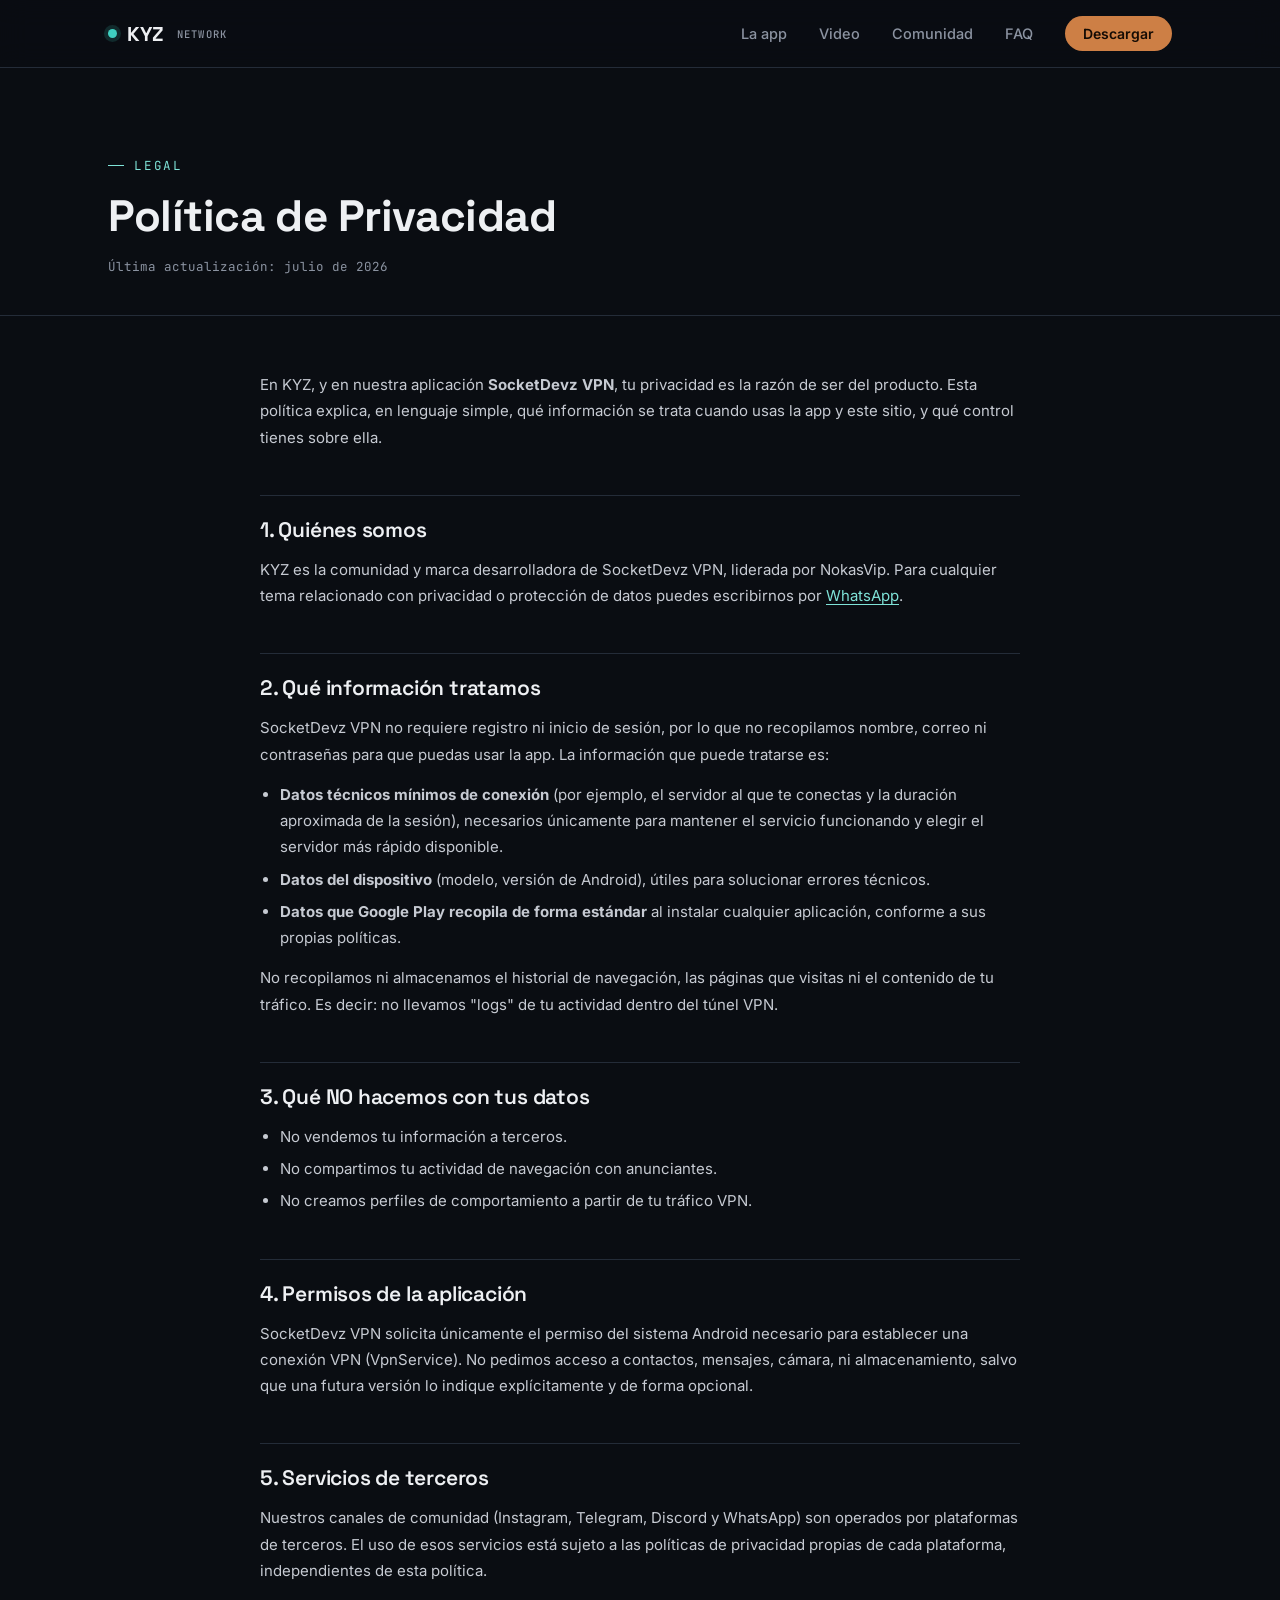
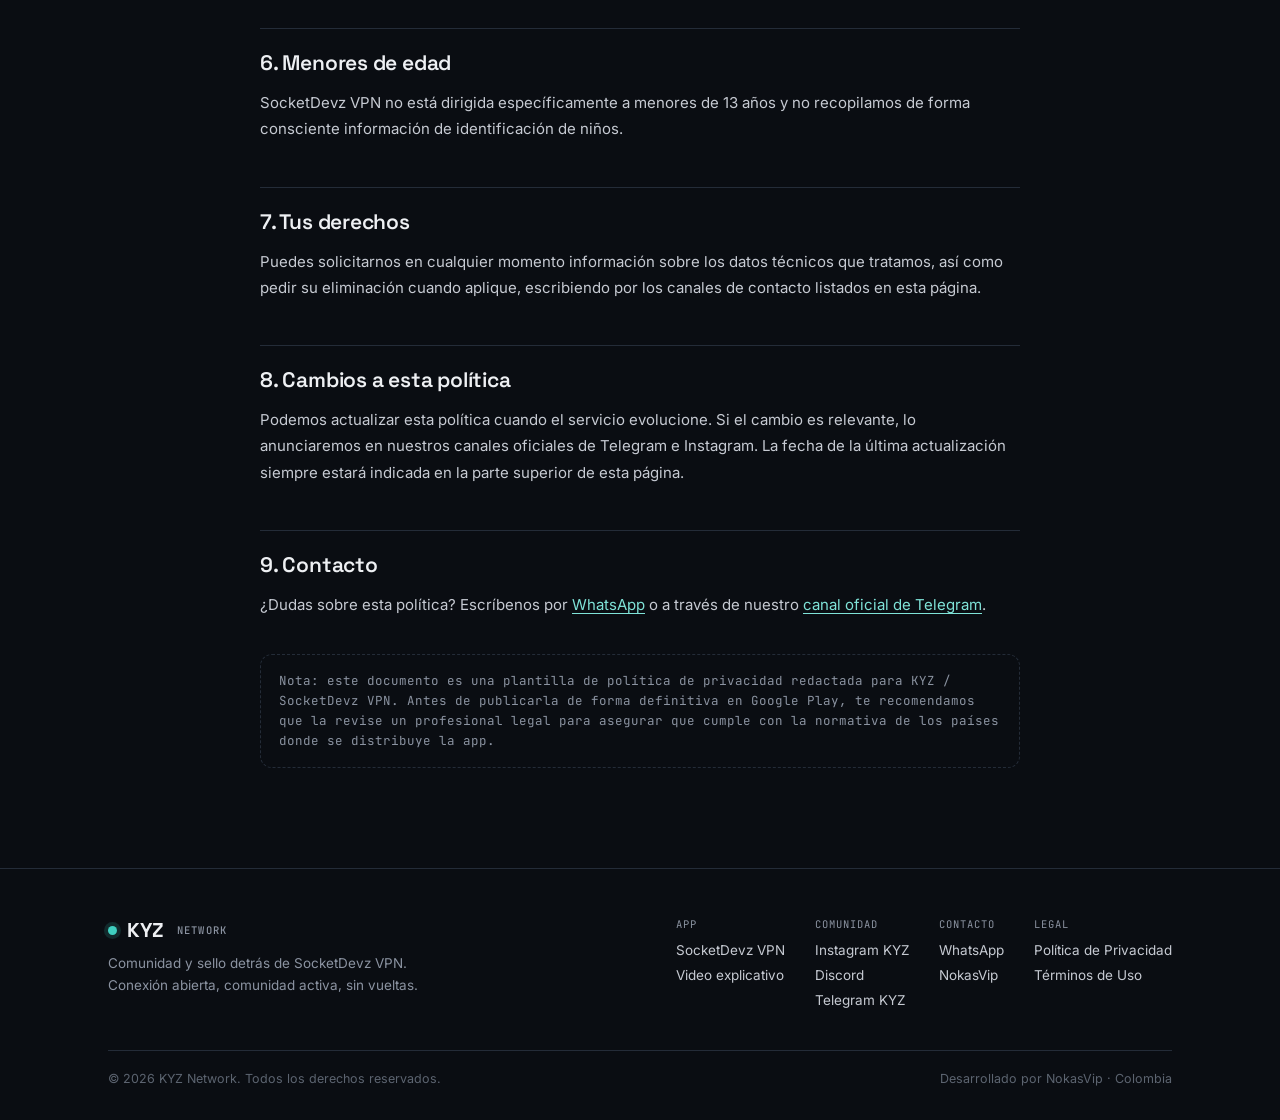
<file: privacidad.html>
<!DOCTYPE html>
<html lang="es">
<head>
<meta charset="UTF-8">
<meta name="viewport" content="width=device-width, initial-scale=1.0">
<title>Política de Privacidad — KYZ</title>
<meta name="description" content="Política de privacidad de KYZ y SocketDevz VPN: qué datos tratamos, cómo los usamos y tus derechos.">
<link rel="icon" href="https://play-lh.googleusercontent.com/HgV73Gt79AcwJg-j3EZUh3i4ntJRqzrn6laR-VOCdUyyvCtZa-b-gWoMpZCBPGGfjjlmGzwluLI55h9o-TZRcw=w60-h60">
<link rel="preconnect" href="https://fonts.googleapis.com">
<link rel="preconnect" href="https://fonts.gstatic.com" crossorigin>
<link href="https://fonts.googleapis.com/css2?family=Space+Grotesk:wght@500;600;700&family=JetBrains+Mono:wght@400;500;600&family=Inter:wght@400;500;600;700&display=swap" rel="stylesheet">
<link rel="stylesheet" href="style.css">
</head>
<body>

<header>
  <nav>
    <a href="index.html" class="brand"><span class="dot"></span>KYZ<span class="sub">NETWORK</span></a>
    <button class="nav-toggle" id="navToggle" aria-label="Abrir menú">☰</button>
    <div class="nav-links" id="navLinks">
      <a href="index.html#app">La app</a>
      <a href="index.html#video">Video</a>
      <a href="index.html#comunidad">Comunidad</a>
      <a href="index.html#faq">FAQ</a>
      <a class="nav-cta" href="https://play.google.com/store/apps/details?id=com.socketdevz.dev&pcampaignid=web_share" target="_blank" rel="noopener">Descargar</a>
    </div>
  </nav>
</header>

<main>
  <section class="legal-hero">
    <div class="wrap">
      <span class="eyebrow">Legal</span>
      <h1 style="font-size:clamp(30px,4.4vw,44px);font-weight:700;margin-top:14px;">Política de Privacidad</h1>
      <div class="updated">Última actualización: julio de 2026</div>
    </div>
  </section>

  <section class="legal-body">
    <p>En KYZ, y en nuestra aplicación <strong>SocketDevz VPN</strong>, tu privacidad es la razón de ser del producto. Esta política explica, en lenguaje simple, qué información se trata cuando usas la app y este sitio, y qué control tienes sobre ella.</p>

    <h2>1. Quiénes somos</h2>
    <p>KYZ es la comunidad y marca desarrolladora de SocketDevz VPN, liderada por NokasVip. Para cualquier tema relacionado con privacidad o protección de datos puedes escribirnos por <a href="https://wa.me/573505715452" target="_blank" rel="noopener">WhatsApp</a>.</p>

    <h2>2. Qué información tratamos</h2>
    <p>SocketDevz VPN no requiere registro ni inicio de sesión, por lo que no recopilamos nombre, correo ni contraseñas para que puedas usar la app. La información que puede tratarse es:</p>
    <ul>
      <li><strong>Datos técnicos mínimos de conexión</strong> (por ejemplo, el servidor al que te conectas y la duración aproximada de la sesión), necesarios únicamente para mantener el servicio funcionando y elegir el servidor más rápido disponible.</li>
      <li><strong>Datos del dispositivo</strong> (modelo, versión de Android), útiles para solucionar errores técnicos.</li>
      <li><strong>Datos que Google Play recopila de forma estándar</strong> al instalar cualquier aplicación, conforme a sus propias políticas.</li>
    </ul>
    <p>No recopilamos ni almacenamos el historial de navegación, las páginas que visitas ni el contenido de tu tráfico. Es decir: no llevamos "logs" de tu actividad dentro del túnel VPN.</p>

    <h2>3. Qué NO hacemos con tus datos</h2>
    <ul>
      <li>No vendemos tu información a terceros.</li>
      <li>No compartimos tu actividad de navegación con anunciantes.</li>
      <li>No creamos perfiles de comportamiento a partir de tu tráfico VPN.</li>
    </ul>

    <h2>4. Permisos de la aplicación</h2>
    <p>SocketDevz VPN solicita únicamente el permiso del sistema Android necesario para establecer una conexión VPN (VpnService). No pedimos acceso a contactos, mensajes, cámara, ni almacenamiento, salvo que una futura versión lo indique explícitamente y de forma opcional.</p>

    <h2>5. Servicios de terceros</h2>
    <p>Nuestros canales de comunidad (Instagram, Telegram, Discord y WhatsApp) son operados por plataformas de terceros. El uso de esos servicios está sujeto a las políticas de privacidad propias de cada plataforma, independientes de esta política.</p>

    <h2>6. Menores de edad</h2>
    <p>SocketDevz VPN no está dirigida específicamente a menores de 13 años y no recopilamos de forma consciente información de identificación de niños.</p>

    <h2>7. Tus derechos</h2>
    <p>Puedes solicitarnos en cualquier momento información sobre los datos técnicos que tratamos, así como pedir su eliminación cuando aplique, escribiendo por los canales de contacto listados en esta página.</p>

    <h2>8. Cambios a esta política</h2>
    <p>Podemos actualizar esta política cuando el servicio evolucione. Si el cambio es relevante, lo anunciaremos en nuestros canales oficiales de Telegram e Instagram. La fecha de la última actualización siempre estará indicada en la parte superior de esta página.</p>

    <h2>9. Contacto</h2>
    <p>¿Dudas sobre esta política? Escríbenos por <a href="https://wa.me/573505715452" target="_blank" rel="noopener">WhatsApp</a> o a través de nuestro <a href="https://t.me/KYZ_CANAL" target="_blank" rel="noopener">canal oficial de Telegram</a>.</p>

    <div class="legal-note">
      Nota: este documento es una plantilla de política de privacidad redactada para KYZ / SocketDevz VPN. Antes de publicarla de forma definitiva en Google Play, te recomendamos que la revise un profesional legal para asegurar que cumple con la normativa de los países donde se distribuye la app.
    </div>
  </section>
</main>

<footer>
  <div class="wrap">
    <div class="foot-row">
      <div class="foot-brand">
        <a href="index.html" class="brand"><span class="dot"></span>KYZ<span class="sub">NETWORK</span></a>
        <p>Comunidad y sello detrás de SocketDevz VPN. Conexión abierta, comunidad activa, sin vueltas.</p>
      </div>
      <div class="foot-links">
        <div>
          <span class="h">App</span>
          <a href="https://play.google.com/store/apps/details?id=com.socketdevz.dev&pcampaignid=web_share" target="_blank" rel="noopener">SocketDevz VPN</a>
          <a href="index.html#video">Video explicativo</a>
        </div>
        <div>
          <span class="h">Comunidad</span>
          <a href="https://www.instagram.com/netfiles_kyz" target="_blank" rel="noopener">Instagram KYZ</a>
          <a href="https://discord.gg/exyddnV3CE" target="_blank" rel="noopener">Discord</a>
          <a href="https://t.me/KYZ_CANAL" target="_blank" rel="noopener">Telegram KYZ</a>
        </div>
        <div>
          <span class="h">Contacto</span>
          <a href="https://wa.me/573505715452" target="_blank" rel="noopener">WhatsApp</a>
          <a href="https://www.instagram.com/ema_nokas" target="_blank" rel="noopener">NokasVip</a>
        </div>
        <div>
          <span class="h">Legal</span>
          <a href="privacidad.html">Política de Privacidad</a>
          <a href="terminos.html">Términos de Uso</a>
        </div>
      </div>
    </div>
    <div class="foot-bottom">
      <span>© 2026 KYZ Network. Todos los derechos reservados.</span>
      <span>Desarrollado por NokasVip · Colombia</span>
    </div>
  </div>
</footer>

<script src="main.js"></script>
</body>
</html>
</file>
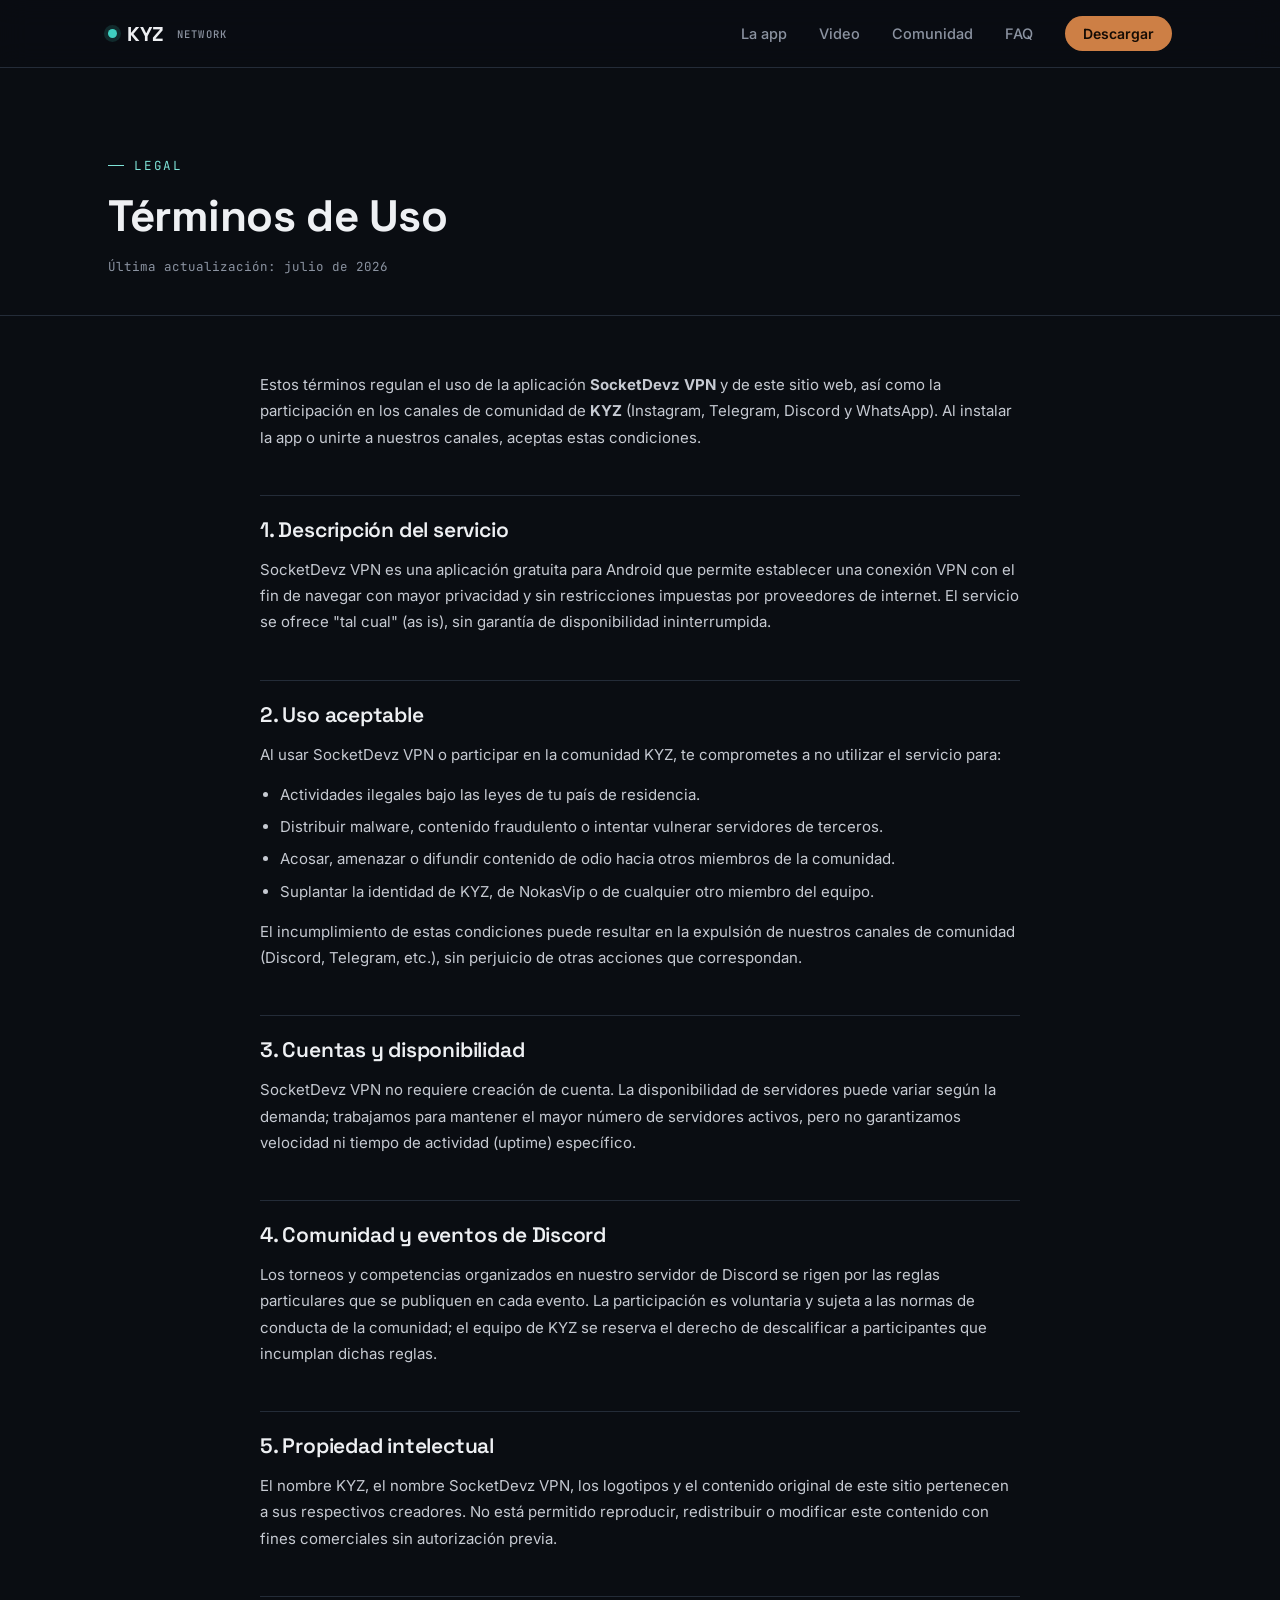
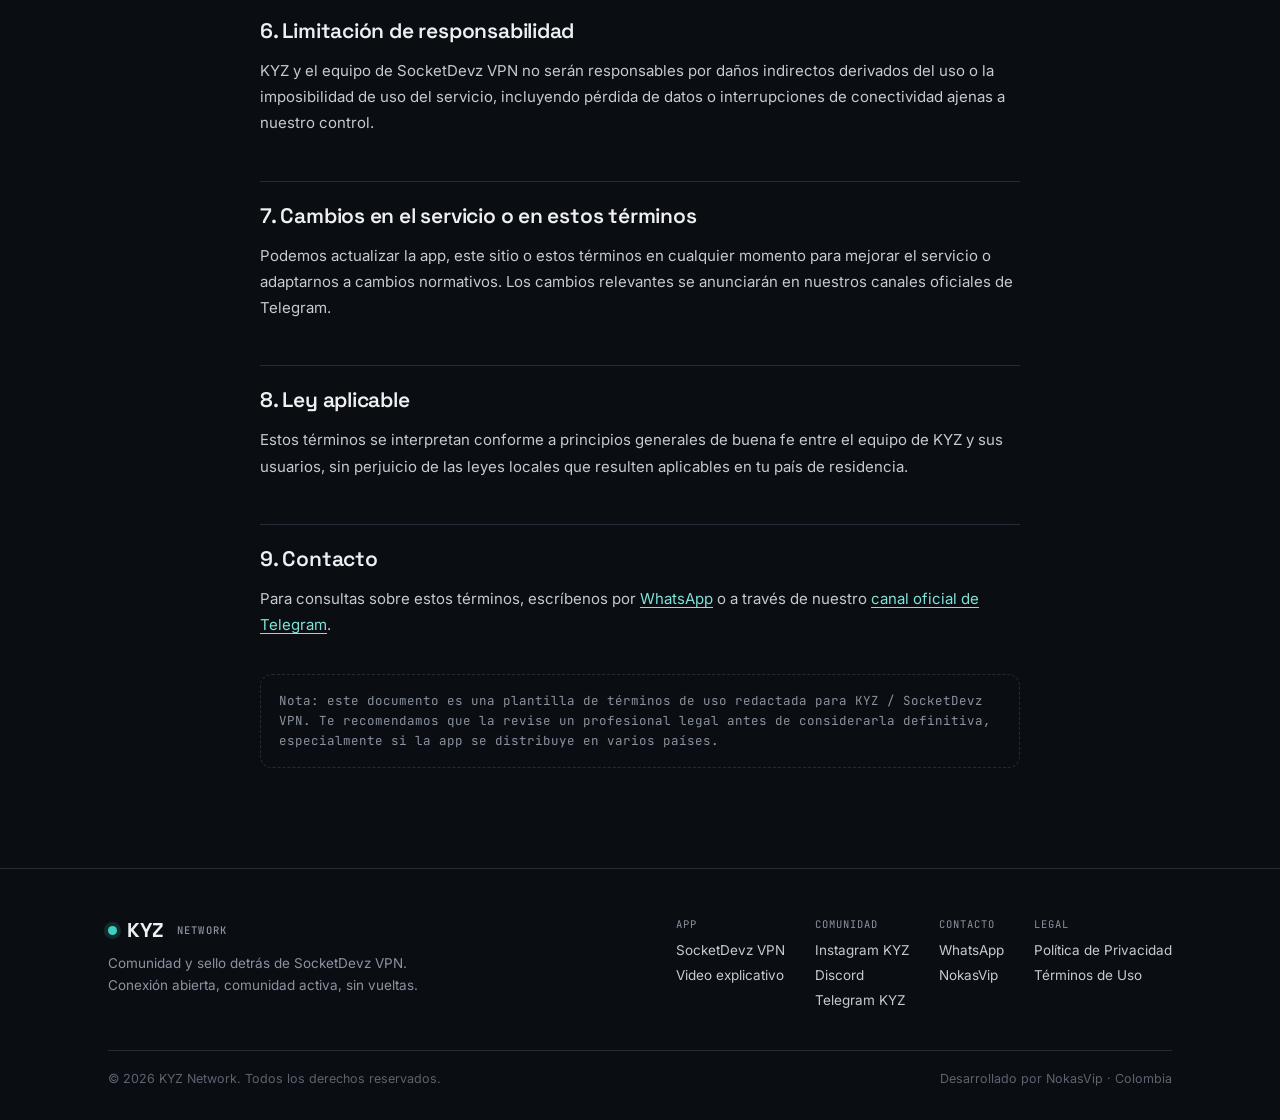
<file: terminos.html>
<!DOCTYPE html>
<html lang="es">
<head>
<meta charset="UTF-8">
<meta name="viewport" content="width=device-width, initial-scale=1.0">
<title>Términos de Uso — KYZ</title>
<meta name="description" content="Términos de uso de KYZ y SocketDevz VPN: condiciones para usar la app y participar en la comunidad.">
<link rel="icon" href="https://play-lh.googleusercontent.com/HgV73Gt79AcwJg-j3EZUh3i4ntJRqzrn6laR-VOCdUyyvCtZa-b-gWoMpZCBPGGfjjlmGzwluLI55h9o-TZRcw=w60-h60">
<link rel="preconnect" href="https://fonts.googleapis.com">
<link rel="preconnect" href="https://fonts.gstatic.com" crossorigin>
<link href="https://fonts.googleapis.com/css2?family=Space+Grotesk:wght@500;600;700&family=JetBrains+Mono:wght@400;500;600&family=Inter:wght@400;500;600;700&display=swap" rel="stylesheet">
<link rel="stylesheet" href="style.css">
</head>
<body>

<header>
  <nav>
    <a href="index.html" class="brand"><span class="dot"></span>KYZ<span class="sub">NETWORK</span></a>
    <button class="nav-toggle" id="navToggle" aria-label="Abrir menú">☰</button>
    <div class="nav-links" id="navLinks">
      <a href="index.html#app">La app</a>
      <a href="index.html#video">Video</a>
      <a href="index.html#comunidad">Comunidad</a>
      <a href="index.html#faq">FAQ</a>
      <a class="nav-cta" href="https://play.google.com/store/apps/details?id=com.socketdevz.dev&pcampaignid=web_share" target="_blank" rel="noopener">Descargar</a>
    </div>
  </nav>
</header>

<main>
  <section class="legal-hero">
    <div class="wrap">
      <span class="eyebrow">Legal</span>
      <h1 style="font-size:clamp(30px,4.4vw,44px);font-weight:700;margin-top:14px;">Términos de Uso</h1>
      <div class="updated">Última actualización: julio de 2026</div>
    </div>
  </section>

  <section class="legal-body">
    <p>Estos términos regulan el uso de la aplicación <strong>SocketDevz VPN</strong> y de este sitio web, así como la participación en los canales de comunidad de <strong>KYZ</strong> (Instagram, Telegram, Discord y WhatsApp). Al instalar la app o unirte a nuestros canales, aceptas estas condiciones.</p>

    <h2>1. Descripción del servicio</h2>
    <p>SocketDevz VPN es una aplicación gratuita para Android que permite establecer una conexión VPN con el fin de navegar con mayor privacidad y sin restricciones impuestas por proveedores de internet. El servicio se ofrece "tal cual" (as is), sin garantía de disponibilidad ininterrumpida.</p>

    <h2>2. Uso aceptable</h2>
    <p>Al usar SocketDevz VPN o participar en la comunidad KYZ, te comprometes a no utilizar el servicio para:</p>
    <ul>
      <li>Actividades ilegales bajo las leyes de tu país de residencia.</li>
      <li>Distribuir malware, contenido fraudulento o intentar vulnerar servidores de terceros.</li>
      <li>Acosar, amenazar o difundir contenido de odio hacia otros miembros de la comunidad.</li>
      <li>Suplantar la identidad de KYZ, de NokasVip o de cualquier otro miembro del equipo.</li>
    </ul>
    <p>El incumplimiento de estas condiciones puede resultar en la expulsión de nuestros canales de comunidad (Discord, Telegram, etc.), sin perjuicio de otras acciones que correspondan.</p>

    <h2>3. Cuentas y disponibilidad</h2>
    <p>SocketDevz VPN no requiere creación de cuenta. La disponibilidad de servidores puede variar según la demanda; trabajamos para mantener el mayor número de servidores activos, pero no garantizamos velocidad ni tiempo de actividad (uptime) específico.</p>

    <h2>4. Comunidad y eventos de Discord</h2>
    <p>Los torneos y competencias organizados en nuestro servidor de Discord se rigen por las reglas particulares que se publiquen en cada evento. La participación es voluntaria y sujeta a las normas de conducta de la comunidad; el equipo de KYZ se reserva el derecho de descalificar a participantes que incumplan dichas reglas.</p>

    <h2>5. Propiedad intelectual</h2>
    <p>El nombre KYZ, el nombre SocketDevz VPN, los logotipos y el contenido original de este sitio pertenecen a sus respectivos creadores. No está permitido reproducir, redistribuir o modificar este contenido con fines comerciales sin autorización previa.</p>

    <h2>6. Limitación de responsabilidad</h2>
    <p>KYZ y el equipo de SocketDevz VPN no serán responsables por daños indirectos derivados del uso o la imposibilidad de uso del servicio, incluyendo pérdida de datos o interrupciones de conectividad ajenas a nuestro control.</p>

    <h2>7. Cambios en el servicio o en estos términos</h2>
    <p>Podemos actualizar la app, este sitio o estos términos en cualquier momento para mejorar el servicio o adaptarnos a cambios normativos. Los cambios relevantes se anunciarán en nuestros canales oficiales de Telegram.</p>

    <h2>8. Ley aplicable</h2>
    <p>Estos términos se interpretan conforme a principios generales de buena fe entre el equipo de KYZ y sus usuarios, sin perjuicio de las leyes locales que resulten aplicables en tu país de residencia.</p>

    <h2>9. Contacto</h2>
    <p>Para consultas sobre estos términos, escríbenos por <a href="https://wa.me/573505715452" target="_blank" rel="noopener">WhatsApp</a> o a través de nuestro <a href="https://t.me/KYZ_CANAL" target="_blank" rel="noopener">canal oficial de Telegram</a>.</p>

    <div class="legal-note">
      Nota: este documento es una plantilla de términos de uso redactada para KYZ / SocketDevz VPN. Te recomendamos que la revise un profesional legal antes de considerarla definitiva, especialmente si la app se distribuye en varios países.
    </div>
  </section>
</main>

<footer>
  <div class="wrap">
    <div class="foot-row">
      <div class="foot-brand">
        <a href="index.html" class="brand"><span class="dot"></span>KYZ<span class="sub">NETWORK</span></a>
        <p>Comunidad y sello detrás de SocketDevz VPN. Conexión abierta, comunidad activa, sin vueltas.</p>
      </div>
      <div class="foot-links">
        <div>
          <span class="h">App</span>
          <a href="https://play.google.com/store/apps/details?id=com.socketdevz.dev&pcampaignid=web_share" target="_blank" rel="noopener">SocketDevz VPN</a>
          <a href="index.html#video">Video explicativo</a>
        </div>
        <div>
          <span class="h">Comunidad</span>
          <a href="https://www.instagram.com/netfiles_kyz" target="_blank" rel="noopener">Instagram KYZ</a>
          <a href="https://discord.gg/exyddnV3CE" target="_blank" rel="noopener">Discord</a>
          <a href="https://t.me/KYZ_CANAL" target="_blank" rel="noopener">Telegram KYZ</a>
        </div>
        <div>
          <span class="h">Contacto</span>
          <a href="https://wa.me/573505715452" target="_blank" rel="noopener">WhatsApp</a>
          <a href="https://www.instagram.com/ema_nokas" target="_blank" rel="noopener">NokasVip</a>
        </div>
        <div>
          <span class="h">Legal</span>
          <a href="privacidad.html">Política de Privacidad</a>
          <a href="terminos.html">Términos de Uso</a>
        </div>
      </div>
    </div>
    <div class="foot-bottom">
      <span>© 2026 KYZ Network. Todos los derechos reservados.</span>
      <span>Desarrollado por NokasVip · Colombia</span>
    </div>
  </div>
</footer>

<script src="main.js"></script>
</body>
</html>
</file>
<file: style.css>
:root{
    --ink:#0a0d12;
    --ink-soft:#0e1219;
    --panel:#131820;
    --panel-2:#1a212b;
    --line:#242c38;
    --copper:#cd7f45;
    --copper-soft:#e0a06b;
    --teal:#3fcfc0;
    --teal-soft:#7fe3d8;
    --paper:#eef0f3;
    --muted:#8b93a1;
    --muted-2:#5c6470;
    --radius:14px;
  }
  *{box-sizing:border-box;}
  html{scroll-behavior:smooth;}
  body{
    margin:0;
    background:var(--ink);
    color:var(--paper);
    font-family:'Inter',sans-serif;
    -webkit-font-smoothing:antialiased;
    overflow-x:hidden;
  }
  h1,h2,h3{
    font-family:'Space Grotesk',sans-serif;
    margin:0;
    letter-spacing:-0.01em;
  }
  .mono{
    font-family:'JetBrains Mono',monospace;
  }
  a{color:inherit;text-decoration:none;}
  img{max-width:100%;display:block;}
  ::selection{background:var(--copper);color:#0a0d12;}

  /* ---------- layout helpers ---------- */
  .wrap{
    max-width:1120px;
    margin:0 auto;
    padding:0 28px;
  }
  .eyebrow{
    display:inline-flex;
    align-items:center;
    gap:10px;
    font-family:'JetBrains Mono',monospace;
    font-size:12.5px;
    letter-spacing:0.14em;
    text-transform:uppercase;
    color:var(--teal-soft);
  }
  .eyebrow::before{
    content:"";
    width:16px;height:1px;
    background:var(--teal-soft);
    display:inline-block;
  }
  .section{
    position:relative;
    padding:120px 0 100px;
    border-top:1px solid var(--line);
  }
  .section-head{
    max-width:640px;
    margin-bottom:56px;
  }
  .section-head h2{
    font-size:clamp(28px,4vw,40px);
    font-weight:600;
    margin-top:14px;
    line-height:1.15;
  }
  .section-head p{
    margin-top:16px;
    color:var(--muted);
    font-size:16px;
    line-height:1.6;
  }

  /* ---------- nav ---------- */
  header{
    position:fixed;
    top:0;left:0;right:0;
    z-index:50;
    backdrop-filter:blur(14px);
    background:rgba(10,13,18,0.72);
    border-bottom:1px solid var(--line);
  }
  nav{
    max-width:1120px;
    margin:0 auto;
    padding:16px 28px;
    display:flex;
    align-items:center;
    justify-content:space-between;
  }
  .brand{
    display:flex;
    align-items:center;
    gap:10px;
    font-family:'Space Grotesk',sans-serif;
    font-weight:700;
    font-size:20px;
    letter-spacing:0.01em;
  }
  .brand .dot{
    width:9px;height:9px;border-radius:50%;
    background:var(--teal);
    box-shadow:0 0 0 4px rgba(63,207,192,0.15);
  }
  .brand span.sub{
    font-family:'JetBrains Mono',monospace;
    font-size:10.5px;
    color:var(--muted);
    font-weight:500;
    letter-spacing:0.12em;
    margin-left:2px;
  }
  .nav-links{
    display:flex;
    align-items:center;
    gap:32px;
    font-size:14.5px;
    font-weight:500;
    color:var(--muted);
  }
  .nav-links a:hover{color:var(--paper);}
  .nav-cta{
    padding:9px 18px;
    border-radius:100px;
    background:var(--copper);
    color:#140b04;
    font-weight:600;
    font-size:14px;
    white-space:nowrap;
  }
  .nav-toggle{display:none;background:none;border:none;color:var(--paper);font-size:22px;cursor:pointer;}
  @media (max-width:760px){
    .nav-links{
      position:absolute;top:100%;left:0;right:0;
      background:var(--ink-soft);
      flex-direction:column;
      align-items:flex-start;
      padding:20px 28px 26px;
      gap:18px;
      border-bottom:1px solid var(--line);
      display:none;
    }
    .nav-links.open{display:flex;}
    .nav-toggle{display:block;}
  }

  /* ---------- route line (signature motif) ---------- */
  .section .eyebrow{position:relative;padding-left:0;}
  .section-head{position:relative;padding-left:22px;}
  .section-head::before{
    content:"";
    position:absolute;
    left:0;top:6px;bottom:-40px;
    width:1px;
    background-image:linear-gradient(var(--teal) 40%, transparent 0%);
    background-size:1px 10px;
    background-repeat:repeat-y;
    animation:route-flow 1.2s linear infinite;
    opacity:0.55;
  }
  @keyframes route-flow{
    from{background-position-y:0;}
    to{background-position-y:20px;}
  }

  /* ---------- hero ---------- */
  .hero{
    padding:168px 0 100px;
    position:relative;
  }
  .hero-grid{
    display:grid;
    grid-template-columns:1.05fr 0.95fr;
    gap:50px;
    align-items:center;
  }
  @media (max-width:860px){
    .hero-grid{grid-template-columns:1fr;}
  }
  .hero h1{
    font-size:clamp(38px,5.6vw,60px);
    font-weight:700;
    line-height:1.06;
    margin-top:18px;
  }
  .hero h1 em{
    font-style:normal;
    color:var(--teal-soft);
  }
  .hero p.lead{
    margin-top:22px;
    font-size:17.5px;
    line-height:1.65;
    color:var(--muted);
    max-width:480px;
  }
  .hero-actions{
    margin-top:34px;
    display:flex;
    gap:14px;
    flex-wrap:wrap;
  }
  .btn{
    display:inline-flex;
    align-items:center;
    gap:9px;
    padding:14px 24px;
    border-radius:11px;
    font-weight:600;
    font-size:15px;
    transition:transform .18s ease, box-shadow .18s ease;
  }
  .btn-primary{
    background:var(--copper);
    color:#140b04;
    box-shadow:0 0 0 0 rgba(205,127,69,0.4);
  }
  .btn-primary:hover{transform:translateY(-2px);box-shadow:0 10px 24px -8px rgba(205,127,69,0.55);}
  .btn-ghost{
    border:1px solid var(--line);
    color:var(--paper);
    background:var(--panel);
  }
  .btn-ghost:hover{border-color:var(--teal);color:var(--teal-soft);}
  .hero-stats{
    margin-top:38px;
    display:flex;
    gap:34px;
    flex-wrap:wrap;
  }
  .hero-stats div b{
    display:block;
    font-family:'Space Grotesk',sans-serif;
    font-size:22px;
    font-weight:700;
    color:var(--paper);
  }
  .hero-stats div span{
    font-family:'JetBrains Mono',monospace;
    font-size:11px;
    letter-spacing:0.08em;
    color:var(--muted);
    text-transform:uppercase;
  }

  /* ---------- hero network illustration ---------- */
  .netviz{
    position:relative;
    background:radial-gradient(ellipse at 50% 20%, rgba(63,207,192,0.08), transparent 60%), var(--panel);
    border:1px solid var(--line);
    border-radius:20px;
    padding:10px;
    overflow:hidden;
  }
  .netviz svg{width:100%;height:auto;display:block;}
  .dash-line{
    stroke-dasharray:6 7;
    animation:dash-move 2.4s linear infinite;
  }
  @keyframes dash-move{to{stroke-dashoffset:-130;}}
  .pulse-node{
    animation:pulse-node 2.6s ease-in-out infinite;
    transform-origin:center;
  }
  @keyframes pulse-node{
    0%,100%{opacity:0.55;transform:scale(1);}
    50%{opacity:1;transform:scale(1.25);}
  }
  .lock-glow{
    animation:lock-glow 3s ease-in-out infinite;
  }
  @keyframes lock-glow{
    0%,100%{filter:drop-shadow(0 0 2px rgba(205,127,69,0.5));}
    50%{filter:drop-shadow(0 0 9px rgba(205,127,69,0.85));}
  }

  /* ---------- app section ---------- */
  .app-layout{
    display:grid;
    grid-template-columns:1fr 1fr;
    gap:60px;
    align-items:start;
  }
  @media (max-width:900px){.app-layout{grid-template-columns:1fr;}}
  .feature-list{list-style:none;margin:0;padding:0;display:grid;gap:14px;}
  .feature-list li{
    display:flex;
    align-items:flex-start;
    gap:12px;
    padding:14px 16px;
    background:var(--panel);
    border:1px solid var(--line);
    border-radius:11px;
    font-size:14.5px;
    color:#d7dae0;
  }
  .feature-list li .ic{
    flex:0 0 auto;
    width:20px;height:20px;
    color:var(--teal-soft);
    margin-top:1px;
  }
  .app-card{
    background:var(--panel);
    border:1px solid var(--line);
    border-radius:16px;
    padding:22px;
  }
  .app-card-top{
    display:flex;
    align-items:center;
    gap:14px;
  }
  .app-card-top img{
    width:56px;height:56px;border-radius:14px;
    border:1px solid var(--line);
  }
  .app-card-top h3{font-size:18px;font-weight:600;}
  .app-card-top .meta{
    font-family:'JetBrains Mono',monospace;
    font-size:12px;
    color:var(--muted);
    margin-top:4px;
  }
  .app-card .rating{
    display:flex;
    gap:16px;
    margin-top:18px;
    padding-top:18px;
    border-top:1px solid var(--line);
  }
  .app-card .rating div span{
    display:block;font-family:'JetBrains Mono',monospace;font-size:11px;color:var(--muted);text-transform:uppercase;letter-spacing:0.06em;
  }
  .app-card .rating div b{font-size:17px;font-family:'Space Grotesk',sans-serif;}
  .app-shots{
    display:flex;
    gap:10px;
    margin-top:18px;
    overflow-x:auto;
    padding-bottom:4px;
  }
  .app-shots img{
    width:110px;border-radius:10px;border:1px solid var(--line);flex:0 0 auto;
  }
  .app-card .btn{margin-top:20px;width:100%;justify-content:center;}

  /* ---------- video section ---------- */
  .video-frame{
    position:relative;
    border-radius:18px;
    border:1px solid var(--line);
    background:var(--panel);
    aspect-ratio:16/9;
    display:flex;
    align-items:center;
    justify-content:center;
    overflow:hidden;
  }
  .video-frame::before{
    content:"";
    position:absolute;inset:0;
    background:
      linear-gradient(rgba(19,24,32,0.4), rgba(19,24,32,0.7)),
      repeating-linear-gradient(45deg, rgba(63,207,192,0.05) 0 2px, transparent 2px 14px);
  }
  .video-frame .inner{
    position:relative;z-index:1;
    text-align:center;
    padding:20px;
  }
  .video-frame .play-ic{
    width:64px;height:64px;
    border-radius:50%;
    background:var(--copper);
    display:flex;align-items:center;justify-content:center;
    margin:0 auto 18px;
    color:#140b04;
  }
  .video-frame h4{font-family:'Space Grotesk',sans-serif;font-size:19px;font-weight:600;}
  .video-frame p{color:var(--muted);font-size:13.5px;margin-top:8px;font-family:'JetBrains Mono',monospace;}
  #yt-embed-holder{width:100%;height:100%;position:relative;z-index:2;display:none;}
  #yt-embed-holder iframe{width:100%;height:100%;border:0;}

  /* ---------- community ---------- */
  .comm-grid{
    display:grid;
    grid-template-columns:repeat(3,1fr);
    gap:20px;
  }
  @media (max-width:900px){.comm-grid{grid-template-columns:repeat(2,1fr);}}
  @media (max-width:620px){.comm-grid{grid-template-columns:1fr;}}
  .comm-card{
    background:var(--panel);
    border:1px solid var(--line);
    border-radius:16px;
    padding:24px;
    display:flex;
    flex-direction:column;
    gap:14px;
    transition:border-color .18s ease, transform .18s ease;
  }
  .comm-card:hover{border-color:var(--teal);transform:translateY(-3px);}
  .comm-icon{
    width:42px;height:42px;
    border-radius:11px;
    display:flex;align-items:center;justify-content:center;
    background:var(--panel-2);
    color:var(--teal-soft);
  }
  .comm-card h3{font-size:16.5px;font-weight:600;}
  .comm-card .tag{
    font-family:'JetBrains Mono',monospace;
    font-size:11px;
    color:var(--copper-soft);
    text-transform:uppercase;
    letter-spacing:0.08em;
  }
  .comm-card p{
    font-size:14px;
    color:var(--muted);
    line-height:1.55;
    flex:1;
  }
  .comm-card .go{
    font-size:13.5px;
    font-weight:600;
    color:var(--paper);
    display:inline-flex;
    align-items:center;
    gap:6px;
  }
  .comm-card:hover .go{color:var(--teal-soft);}

  /* ---------- footer ---------- */
  footer{
    border-top:1px solid var(--line);
    padding:48px 0 34px;
  }
  .foot-row{
    display:flex;
    justify-content:space-between;
    align-items:flex-start;
    flex-wrap:wrap;
    gap:24px;
  }
  .foot-brand p{
    margin-top:10px;
    color:var(--muted);
    font-size:13.5px;
    max-width:320px;
    line-height:1.6;
  }
  .foot-links{
    display:flex;
    gap:30px;
    flex-wrap:wrap;
  }
  .foot-links div{display:flex;flex-direction:column;gap:9px;}
  .foot-links span.h{
    font-family:'JetBrains Mono',monospace;
    font-size:10.5px;
    letter-spacing:0.1em;
    color:var(--muted);
    text-transform:uppercase;
    margin-bottom:2px;
  }
  .foot-links a{font-size:13.5px;color:#c6cad2;}
  .foot-links a:hover{color:var(--teal-soft);}
  .foot-bottom{
    margin-top:40px;
    padding-top:20px;
    border-top:1px solid var(--line);
    font-size:12.5px;
    color:var(--muted-2, #5c6470);
    display:flex;
    justify-content:space-between;
    flex-wrap:wrap;
    gap:10px;
  }

  /* ---------- faq ---------- */
  .faq-list{
    display:flex;
    flex-direction:column;
    gap:12px;
    max-width:760px;
  }
  .faq-item{
    background:var(--panel);
    border:1px solid var(--line);
    border-radius:12px;
    overflow:hidden;
  }
  .faq-item summary{
    list-style:none;
    cursor:pointer;
    padding:18px 20px;
    display:flex;
    align-items:center;
    justify-content:space-between;
    gap:16px;
    font-weight:600;
    font-size:15px;
    color:var(--paper);
  }
  .faq-item summary::-webkit-details-marker{display:none;}
  .faq-item summary .plus{
    flex:0 0 auto;
    width:22px;height:22px;
    border-radius:50%;
    border:1px solid var(--line);
    display:flex;align-items:center;justify-content:center;
    color:var(--teal-soft);
    font-size:15px;
    transition:transform .2s ease;
  }
  .faq-item[open] summary .plus{transform:rotate(45deg);border-color:var(--teal);}
  .faq-item .faq-a{
    padding:0 20px 20px;
    color:var(--muted);
    font-size:14.5px;
    line-height:1.65;
    max-width:620px;
  }

  /* ---------- legal pages ---------- */
  .legal-hero{
    padding:150px 0 40px;
    border-bottom:1px solid var(--line);
  }
  .legal-hero .updated{
    margin-top:14px;
    font-family:'JetBrains Mono',monospace;
    font-size:12.5px;
    color:var(--muted);
  }
  .legal-body{
    padding:56px 0 100px;
    max-width:760px;
    margin:0 auto;
  }
  .legal-body h2{
    font-size:21px;
    font-weight:600;
    margin-top:44px;
    margin-bottom:14px;
    padding-top:20px;
    border-top:1px solid var(--line);
  }
  .legal-body h2:first-child{border-top:none;padding-top:0;margin-top:0;}
  .legal-body p{
    color:#c6cad2;
    font-size:15px;
    line-height:1.75;
    margin:0 0 14px;
  }
  .legal-body ul{
    color:#c6cad2;
    font-size:15px;
    line-height:1.75;
    margin:0 0 14px;
    padding-left:20px;
  }
  .legal-body ul li{margin-bottom:6px;}
  .legal-body a{color:var(--teal-soft);text-decoration:underline;text-underline-offset:3px;}
  .legal-note{
    margin-top:36px;
    padding:16px 18px;
    border:1px dashed var(--line);
    border-radius:12px;
    font-family:'JetBrains Mono',monospace;
    font-size:12.5px;
    color:var(--muted);
    line-height:1.6;
  }
</file>
